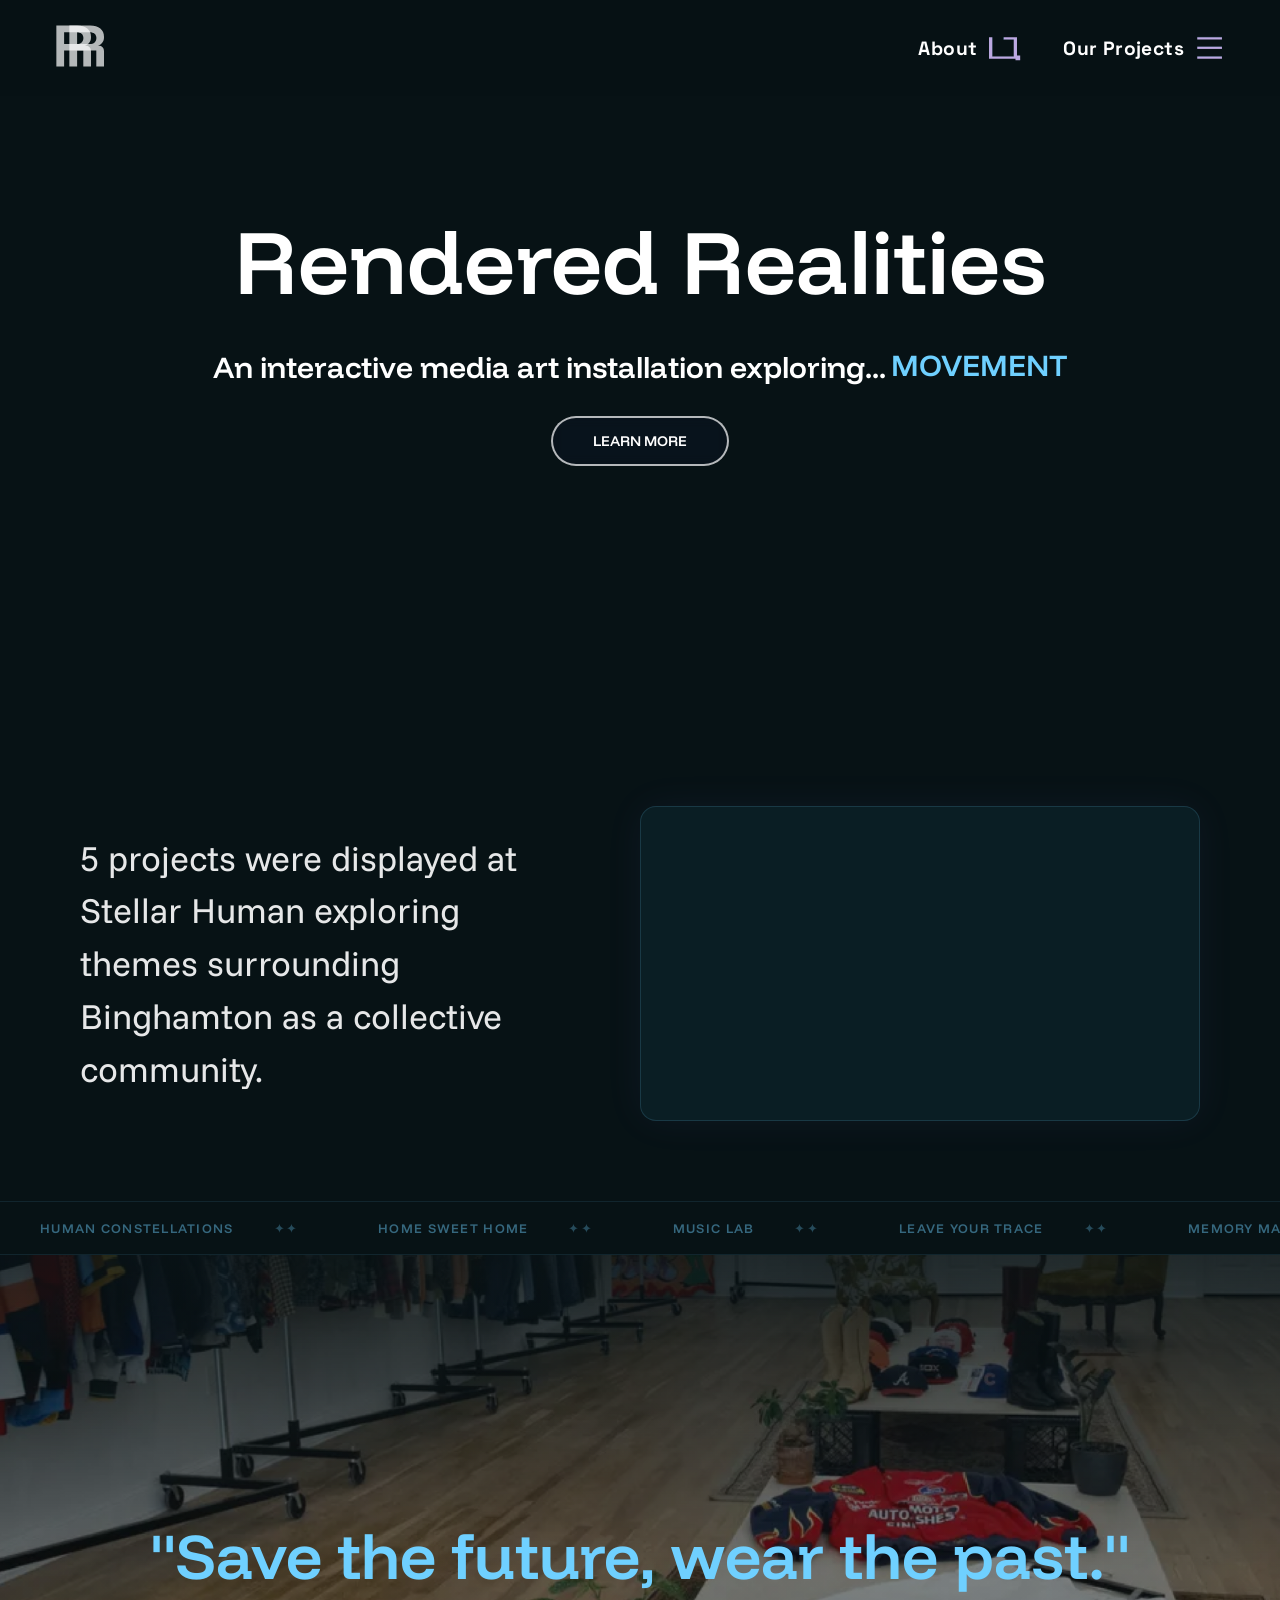
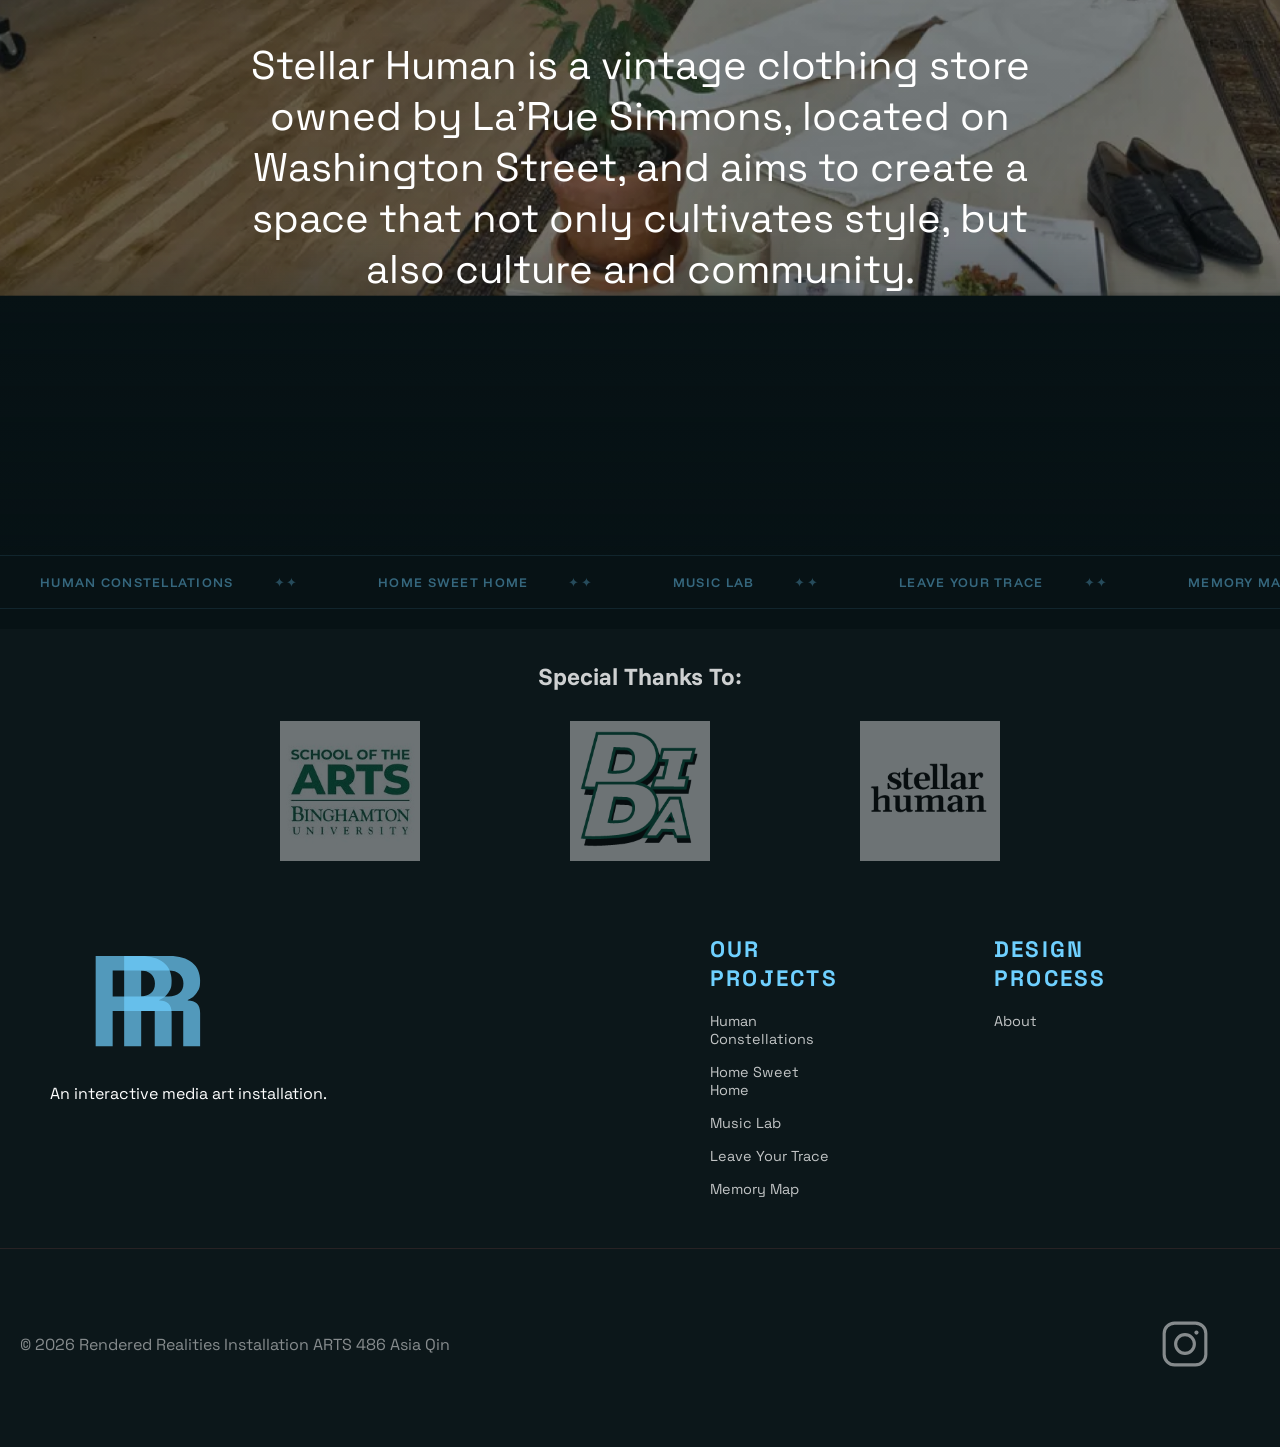
<file: index.html>
<!DOCTYPE html>
<html lang="en">
<head>
    <meta charset="UTF-8">
    <meta name="viewport" content="width=device-width, initial-scale=1.0">
    <link rel="stylesheet" href="css/main.css">
    <title>Rendered Realities | An Interactive Media Art Installation</title>
    <style>
    .stellar-wrap {
        position: relative;
        overflow: hidden;
        height: 100vh;          
        min-height: 560px;
}

    .stellar-img {
        position: absolute;
        inset: -20%;         
        background: url(images/Stellar-Human.png);
        background-size: cover;
        background-position: center;
        background-repeat: no-repeat;
        will-change: transform;
}

    .stellar-overlay {
        position: absolute;
        inset: 0;
        background:
            linear-gradient(to bottom,
                rgba(7,18,21,0.85) 0%,
                rgba(7,18,21,0.45) 35%,
                rgba(7,18,21,0.45) 65%,
                rgba(7,18,21,0.92) 100%
        );
                z-index: 1;
}

    .stellar-content {
        position: sticky;       
        top: 0;
        z-index: 2;
        height: 100vh;
        display: flex;
        flex-direction: column;
        justify-content: center;
        align-items: center;
        padding: 0 clamp(20px, 7vw, 120px);
}

    .stellar-content h1 {
        font-family: myFunnelDisplay;
        color: #6FD0FF;
        text-align: center;
        font-size: clamp(2rem, 5vw + 1rem, 4rem);
        opacity: 0;
        transform: translateY(40px);
        transition: opacity 0.9s cubic-bezier(0.76, 0, 0.24, 1),
                transform 0.9s cubic-bezier(0.76, 0, 0.24, 1);
}

    .stellar-content h1.is-visible {
        opacity: 1;
        transform: translateY(0);
}

    .stellar-content p {
        font-family: mySpace;
        color: white;
        text-align: center;
        font-size: clamp(1.2rem, 4vw + 0.5rem, 2.5rem);
        max-width: 800px;
        opacity: 0;
        transform: translateY(40px);
        transition: opacity 0.9s cubic-bezier(0.76, 0, 0.24, 1),
                transform 1.3s cubic-bezier(0.76, 0, 0.24, 1);
}

    .stellar-content p.is-visible {
        opacity: 1;
        transform: translateY(0);
}


    .ticker-band {
            overflow: hidden;
            background: transparent;
            border-top: 1px solid rgba(111,208,255,0.1);
            border-bottom: 1px solid rgba(111,208,255,0.1);
            padding: 18px 0;
        }

    .ticker-track {
        display: flex;
        gap: 0;
        width: max-content;
        animation: ticker 28s linear infinite;
        }

    .ticker-item {
        font-family: myFunnelDisplay;
        font-size: 0.8rem;
        letter-spacing: 0.1em;
        text-transform: uppercase;
        color: rgba(111,208,255,0.45);
        padding: 0 40px;
        white-space: nowrap;
        display: flex;
        align-items: center;
        gap: 40px;
        }

        .ticker-item::after {
            content: '✦✦';
            font-size: 0.8rem;
            color: rgba(111,208,255,0.3);
        }

        @keyframes ticker {
            from { transform: translateX(0); }
            to   { transform: translateX(-50%); }
        }</style>
</head>

<body>
      
    <header>
        <a href="index.html" class="nav">
            <img src="images/RR-Logo.svg" alt="Rendered Realities Logo" class="header-logo">
        </a>
        <nav>
            <a href="about/about.html" class="nav">
                About
                <img src="images/RR-About.svg" class="nav-icon" alt="About Icon">
            </a>
            <a href="our-projects/our-projects.html" class="nav">
                Our Projects
                <img src="images/RR-OurProjects.svg" class="nav-icon" alt="Our Projects Icon">
            </a>
        </nav>
    </header>

    <section class="hero">
        
       <video class="hero-video" autoplay muted loop playsinline>
            <source src="images/trial.mp4" type="video/mp4">
       </video>
        <h1>
            <span class="hero-word">Rendered</span>&nbsp;<span class="hero-word">Realities</span>
        </h1>
        
        
        <section class="animation-scroll">
            <div class="text-changer">
                <p class="intro-text" style="z-index: 0;">An interactive media art installation exploring...</p>
                <div class="roles-container">
                    <span class="role">MOVEMENT</span>
                    <span class="role">CREATIVITY</span>
                    <span class="role">COMMUNITY</span>
                    <span class="role">MEMORY</span>
                    <span class="role">INTERACTIVITY</span>
                    <span class="role">A THIRD SPACE</span>
                    <span class="role">MOVEMENT</span>
                </div>
            </div>
        
        </section>
        
        
            <div class="hero-cta">
            <a href="about/about.html">
                <button class="cta-btn">Learn More</button>
            </a>
        </div>
    </section>
      

    <div class="hero-sub-row">
        <p class="hero-sub">
          5 projects were displayed at  <span style="color: #6FD0FF;"></span>Stellar Human exploring themes surrounding Binghamton as a collective community.
        </p>
        <div class="hero-video-placeholder">
            <video
                class="hero-video-embed"
                src="images/rendered.mp4"
                autoplay
                muted
                loop
                playsinline
                aria-label="Installation preview video"
            ></video>
        </div>
    </div>

<div class="ticker-band">
        <div class="ticker-track">
            <span class="ticker-item">Human Constellations</span>
            <span class="ticker-item">Home Sweet Home</span>
            <span class="ticker-item">Music Lab</span>
            <span class="ticker-item">Leave Your Trace</span>
            <span class="ticker-item">Memory Map</span>
            <span class="ticker-item">Human Constellations</span>
            <span class="ticker-item">Home Sweet Home</span>
            <span class="ticker-item">Music Lab</span>
            <span class="ticker-item">Leave Your Trace</span>
            <span class="ticker-item">Memory Map</span>
        </div>
    </div>  
<div class="stellar-wrap">
    <div class="stellar-img"></div>
    <div class="stellar-overlay"></div>
    <div class="stellar-content">
        <h1>"Save the future, wear the past."</h1>
        <p style="margin-top: 5vh;">Stellar Human is a vintage clothing store owned by La'Rue Simmons, located on Washington Street, and aims to create a space that not only cultivates style, but also culture and community.</p>
    </div>
</div>
 <div class="ticker-band">
        <div class="ticker-track">
            <span class="ticker-item">Human Constellations</span>
            <span class="ticker-item">Home Sweet Home</span>
            <span class="ticker-item">Music Lab</span>
            <span class="ticker-item">Leave Your Trace</span>
            <span class="ticker-item">Memory Map</span>
            <span class="ticker-item">Human Constellations</span>
            <span class="ticker-item">Home Sweet Home</span>
            <span class="ticker-item">Music Lab</span>
            <span class="ticker-item">Leave Your Trace</span>
            <span class="ticker-item">Memory Map</span>
        </div>
    </div>         

 
    <footer>
           <div class="locations-info">
            <h2>Special Thanks To:</h2>
            <div class="logo-grid">
                <a href="https://www.binghamton.edu/art/" target="_blank">
                    <img src="images/Soar-Logo.jpg" alt="SOTA Logo">
                </a>
                <a href="https://www.binghamton.edu/academics/programs/digital-and-data-studies/" target="_blank">
                    <img src="images/DiDa.png" alt="DiDa Logo">
                </a>
                <a href="https://www.stlrhmn.com/" target="_blank">
                    <img src="images/SH-logo.png" alt="SH Logo">
                </a>
            </div>
        </div>


        <div class="footer-inner">
            <div class="footer-brand">
                <img src="images/RR-Logo-Blue.svg" alt="Rendered Realities Logo Blue" class="footer-logo">
                <p>An interactive media art installation.</p>
            </div>
            <div class="footer-links">
                <div class="footer-col">
                    <h4>Our projects</h4>
                    <a href="human-constellations/human-constellations.html">Human Constellations</a>
                    <a href="home-sweet-home/home-sweet-home.html">Home Sweet Home</a>
                    <a href="music-lab/music-lab.html">Music Lab</a>
                    <a href="leave-your-trace/leave-your-trace.html/">Leave Your Trace</a>
                    <a href="memory-map/memory-map.html">Memory Map</a>
                </div>
                <div class="footer-col">
                    <h4>Design Process</h4>
                    <a href="about/about.html">About</a>
                </div>
            </div>
        </div>

    

        <div class="footer-bottom">
            <p>© 2026 Rendered Realities Installation ARTS 486 Asia Qin</p>
            <div class="footer-socials">
                <a href="https://www.instagram.com/stellar.human/" aria-label="Instagram" target="_blank">
                    <svg viewBox="0 0 24 24" fill="none" stroke="currentColor" stroke-width="1.5">
                        <rect x="2" y="2" width="20" height="20" rx="5"/>
                        <circle cx="12" cy="12" r="4.5"/>
                        <circle cx="17.5" cy="6.5" r="1" fill="currentColor" stroke="none"/>
                    </svg>
                </a>
            </div>
        </div>
    </footer>

    <script>
        
const stellarImg = document.querySelector('.stellar-img');
const stellarWrap = document.querySelector('.stellar-wrap');

window.addEventListener('scroll', () => {
    const rect = stellarWrap.getBoundingClientRect();
    const scrolled = -rect.top;                         
    const parallaxSpeed = 0.35;                         
    stellarImg.style.transform = `translateY(${scrolled * parallaxSpeed}px)`;
}, { passive: true });

// Fade in text on enter
const observer = new IntersectionObserver((entries) => {
    entries.forEach(entry => {
        if (entry.isIntersecting) {
            entry.target.classList.add('is-visible');
        }
    });
}, { threshold: 0.2 });

document.querySelectorAll('.hero-sub').forEach(el => observer.observe(el));
document.querySelectorAll('.stellar-content h1').forEach(el => observer.observe(el));
document.querySelectorAll('.stellar-content p').forEach(el => observer.observe(el));
    </script>

</body>
</html>
</file>
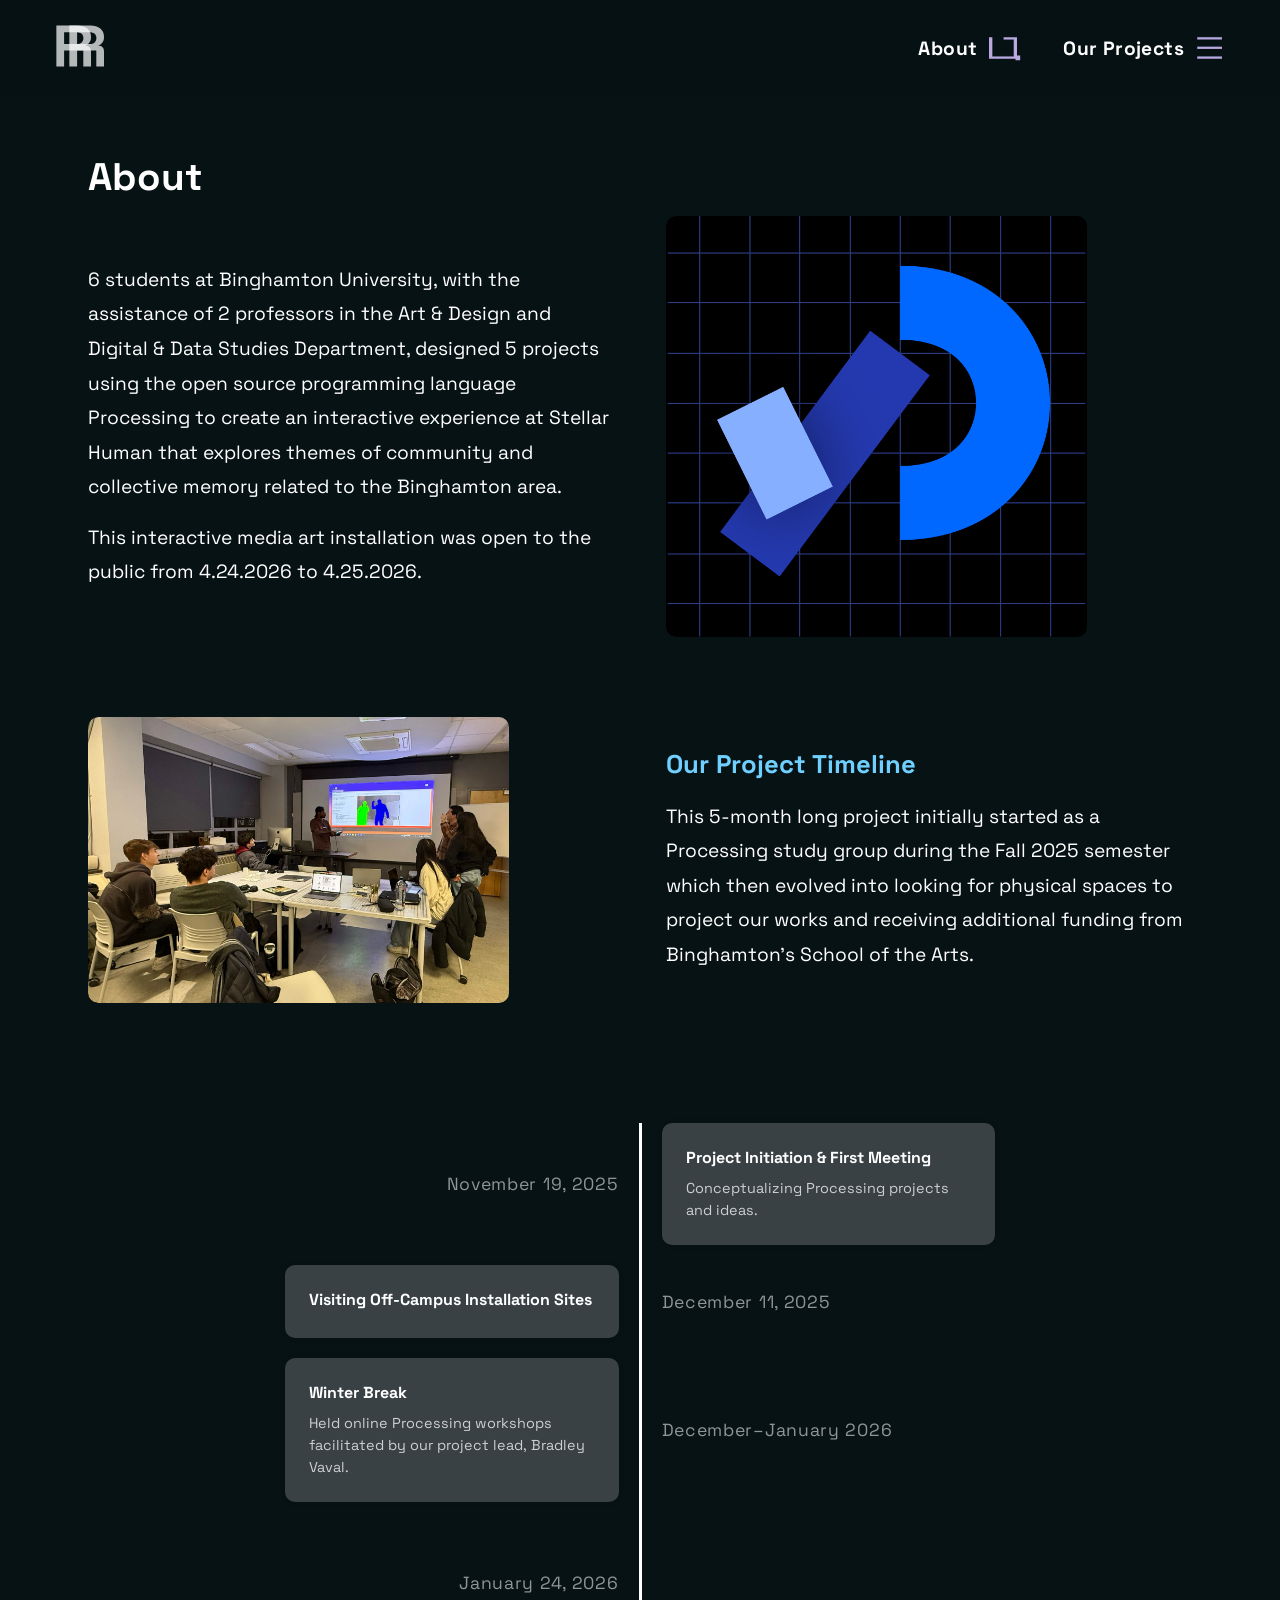
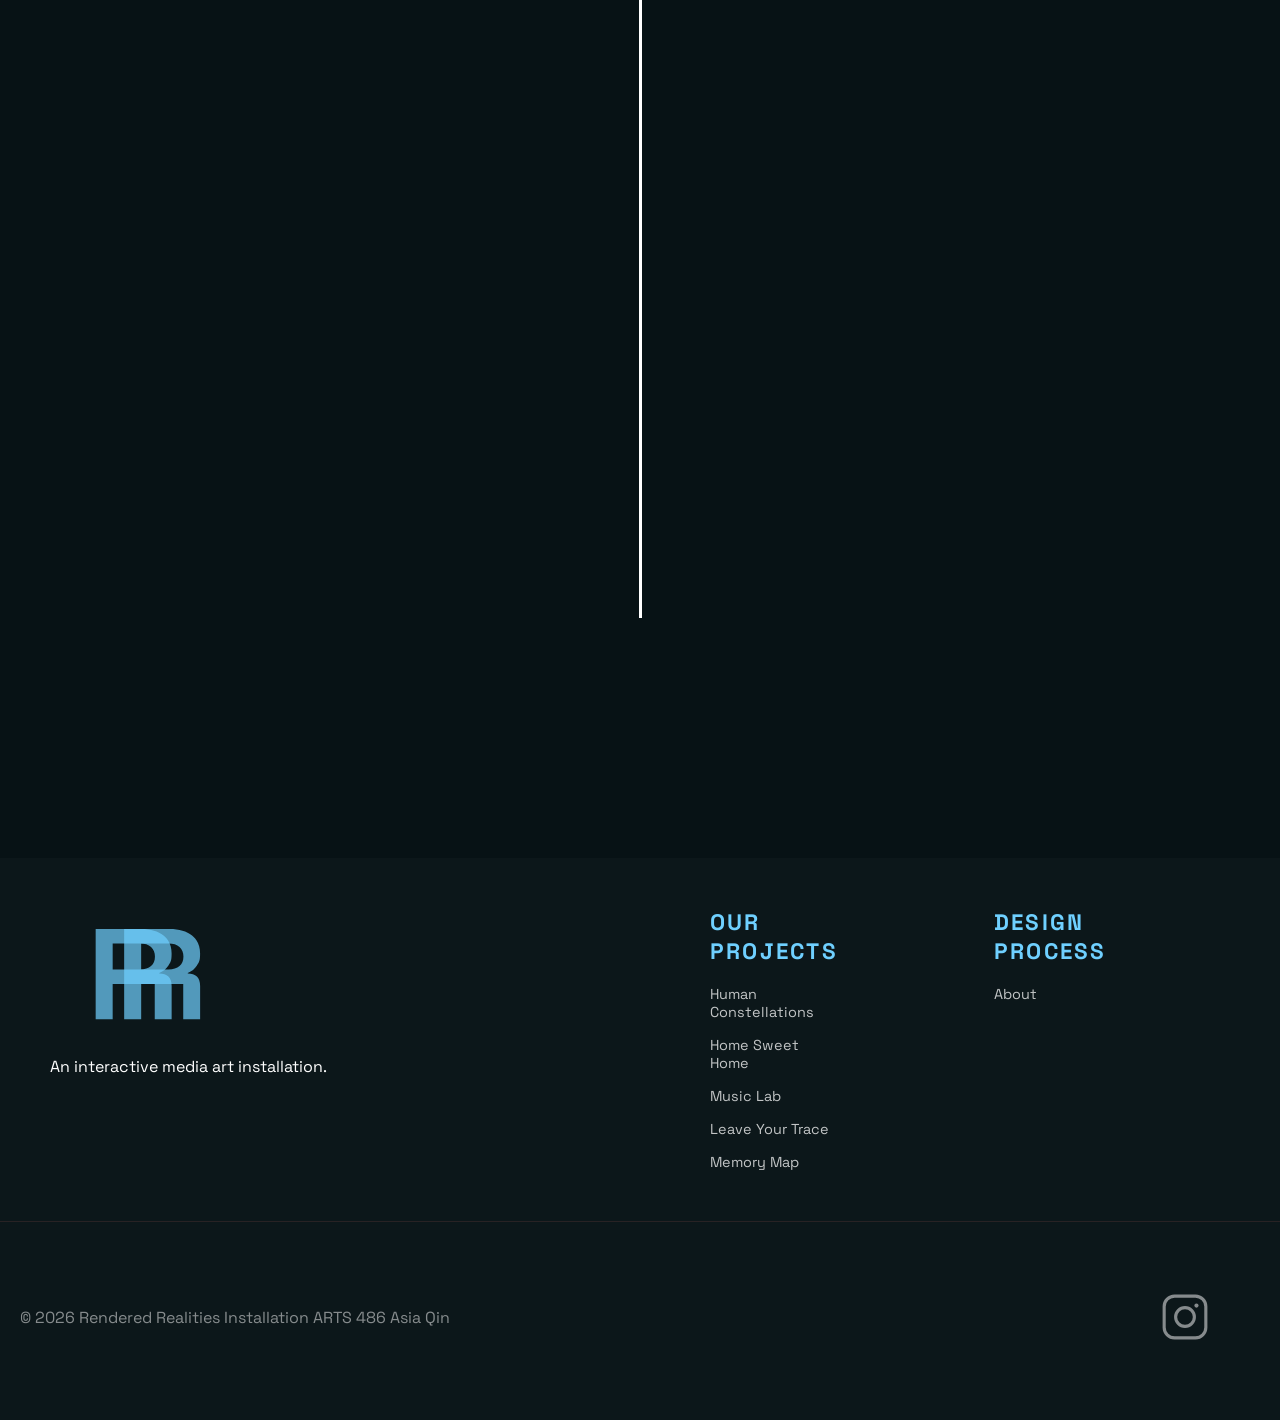
<file: about/about.html>
<!DOCTYPE html>
<html lang="en">
<head>
    <meta charset="UTF-8">
    <meta name="viewport" content="width=device-width, initial-scale=1.0">
    <link rel="stylesheet" href="../css/main.css">
    <title>Rendered Realities | About </title>
</head>
<body>
    <header>
         <a href="../index.html" class="nav">
            <img src="../images/RR-Logo.svg" alt="Rendered Realities Logo" class="header-logo">
        </a>
    
        <nav>
    <a href="about.html" class="nav">
        About
        <img src="../images/RR-About.svg" class="nav-icon" alt="About Icon">
    </a>

    <a href="../our-projects/our-projects.html" class="nav">
        Our Projects
        <img src="../images/RR-OurProjects.svg" class="nav-icon" alt="Our Projects Icon">
    </a>
</nav>

</header>
   <div class="page-content">

    <h1 class="page-title" data-animate="fade-left">About</h1>

    <div class="about-section flip">
        <div class="img-about" data-animate="fade-right">
            <img src="../images/Processing-Logo.png" alt="Processing Logo">
        </div>
        <div class="about-text" data-animate="fade-left">
            <p>6 students at Binghamton University, with the assistance of 2 professors in the Art & Design and Digital & Data Studies Department, designed 5 projects using the open source programming language Processing to create an interactive experience at Stellar Human that explores
                themes of community and collective memory related to the Binghamton area.</p>
            <p>This interactive media art installation was open to the public from 4.24.2026 to 4.25.2026.</p>
        </div>
    </div>

    <div class="about-section">
        <div class="img-about" data-animate="fade-left">
            <img src="../images/Study-Group.jpg" alt="Study Group">
        </div>
        <div class="about-text" data-animate="fade-right">
            <h2>Our Project Timeline</h2>
            <p>This 5-month long project initially started as a Processing study group during the Fall 2025 semester which then evolved into looking for physical spaces to project our works and receiving additional funding from Binghamton's School of the Arts.</p>
        </div>
    </div>

</div>

<div class="timeline">

    <div class="timeline__component timeline__date-cell">
        <div class="timeline__date timeline__date--right" data-animate="fade-up">November 19, 2025</div>
    </div>
    <div class="timeline__middle">
        <div class="timeline__point" data-animate="scale-in"></div>
    </div>
    <div class="timeline__component timeline__component--bg" data-animate="fade-up">
        <h2 class="timeline__title">Project Initiation & First Meeting</h2>
        <p class="timeline__paragraph">Conceptualizing Processing projects and ideas.</p>
    </div>

    <div class="timeline__component timeline__component--bg" data-animate="fade-up">
        <h2 class="timeline__title">Visiting Off-Campus Installation Sites</h2>
    </div>
    <div class="timeline__middle">
        <div class="timeline__point" data-animate="scale-in"></div>
    </div>
    <div class="timeline__component timeline__date-cell">
        <div class="timeline__date" data-animate="fade-up">December 11, 2025</div>
    </div>

    <div class="timeline__component timeline__component--bg" data-animate="fade-up">
        <h2 class="timeline__title">Winter Break</h2>
        <p class="timeline__paragraph">Held online Processing workshops facilitated by our project lead, Bradley Vaval.</p>
    </div>
    <div class="timeline__middle">
        <div class="timeline__point" data-animate="scale-in"></div>
    </div>
    <div class="timeline__component timeline__date-cell">
        <div class="timeline__date" data-animate="fade-up">December–January 2026</div>
    </div>

    <div class="timeline__component timeline__date-cell">
        <div class="timeline__date timeline__date--right" data-animate="fade-up">January 24, 2026</div>
    </div>
    <div class="timeline__middle">
        <div class="timeline__point" data-animate="scale-in"></div>
    </div>
    <div class="timeline__component timeline__component--bg" data-animate="fade-up">
        <h2 class="timeline__title">Initial Project Proposals</h2>
        <p class="timeline__paragraph">Students shared ideas of project ideas with themes exploring community.</p>
    </div>
     <div class="timeline__component timeline__date-cell">
        <div class="timeline__date timeline__date--right" data-animate="fade-up">March 21, 2026</div>
    </div>
    <div class="timeline__middle">
        <div class="timeline__point" data-animate="scale-in"></div>
    </div>
    <div class="timeline__component timeline__component--bg" data-animate="fade-up">
        <h2 class="timeline__title">Microcontroller Arduino-Style Workshop</h2>
        <p class="timeline__paragraph">An on-campus workshop was held for students to assemble an electronic sound generator.</p>
    </div>

    <div class="timeline__component timeline__component--bg" data-animate="fade-up">
        <h2 class="timeline__title">Project Development</h2>
        <p class="timeline__paragraph">Solidified and developed 5 project ideas, held bi-weekly progress presentations to receive feedback.</p>
    </div>
    <div class="timeline__middle">
        <div class="timeline__point" data-animate="scale-in"></div>
    </div>
    
    <div class="timeline__component timeline__date-cell">
        <div class="timeline__date" data-animate="fade-up">January–April 2026</div>
    </div>

    <div class="timeline__component timeline__component--bottom timeline__component--bg" data-animate="fade-up">
        <h2 class="timeline__title">Gallery Opening</h2>
        <p class="timeline__paragraph">Setting up and additional troubleshooting.</p>
    </div>
    <div class="timeline__middle">
        <div class="timeline__point" data-animate="scale-in"></div>
    </div>
    <div class="timeline__component timeline__component--bottom timeline__date-cell">
        <div class="timeline__date" data-animate="fade-up">April 24–25, 2026</div>
    </div>

    <div class="timeline__component timeline__component--bottom timeline__component--bg" data-animate="fade-up" style="margin-top: 10px;">
        <h2 class="timeline__title">Deinstalling & Cleanup</h2>
    </div>
    <div class="timeline__middle">
        <div class="timeline__point" data-animate="scale-in"></div>
    </div>
    <div class="timeline__component timeline__component--bottom timeline__date-cell" style="margin-top: 10px;">
        <div class="timeline__date" data-animate="fade-up">April 26, 2026</div>
    </div>

</div>

</div>
<footer>
    <div class="footer-inner">
        <div class="footer-brand">
            <img src="../images/RR-Logo-Blue.svg" alt="Rendered Realities Logo Blue" class="footer-logo ">
            <p>An interactive media art installation. </p>
        </div>

        <div class="footer-links">
            <div class="footer-col">
                <h4>Our projects</h4>
                <a href="../human-constellations/human-constellations.html">Human Constellations</a>
                <a href="../home-sweet-home/home-sweet-home.html">Home Sweet Home</a>

                <!-- WORK IN PROGRESS YO -->
                <a href="../products/products.html">Music Lab</a>
                <a href="../products/products.html">Leave Your Trace</a>
                <a href="../products/products.html">Memory Map</a>
            </div>
            <div class="footer-col">
                <h4>Design Process</h4>
                <a href="../about/about.html">About</a>
    
            </div>
        </div>
    </div>

    <div class="footer-bottom">
        <p>© 2026 Rendered Realities Installation ARTS 486 Asia Qin</p>
        <div class="footer-socials">
            <a href="https://www.instagram.com/stellar.human/" aria-label="Instagram" target="_blank">
                <svg viewBox="0 0 24 24" fill="none" stroke="currentColor" stroke-width="1.5"><rect x="2" y="2" width="20" height="20" rx="5"/><circle cx="12" cy="12" r="4.5"/><circle cx="17.5" cy="6.5" r="1" fill="currentColor" stroke="none"/></svg>
            </a>

        </div>
    </div>
    <script>
    const observer = new IntersectionObserver((entries) => {
        entries.forEach((entry, i) => {
            if (entry.isIntersecting) {
              
                const delay = entry.target.closest('.timeline') ? 
                    Array.from(document.querySelectorAll('[data-animate]'))
                        .filter(el => el.closest('.timeline'))
                        .indexOf(entry.target) * 80 : 0;

                setTimeout(() => {
                    entry.target.classList.add('is-visible');
                }, delay);

                observer.unobserve(entry.target);
            }
        });
    }, {
        threshold: 0.15,
        rootMargin: '0px 0px -40px 0px'
    });

    document.querySelectorAll('[data-animate]').forEach(el => observer.observe(el));
</script>
</footer>
</body>
</html>
</file>
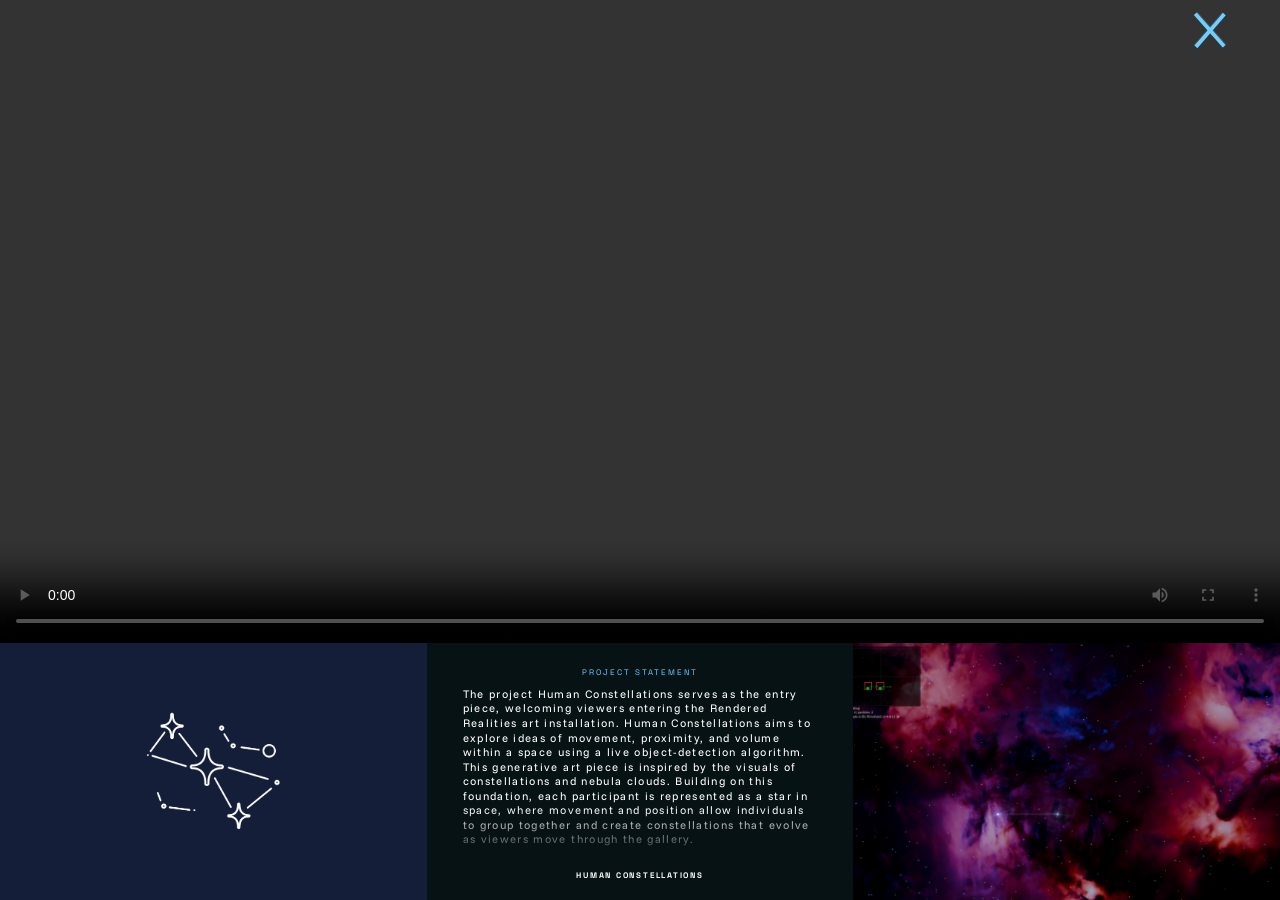
<file: human-constellations/human-constellations.html>
<!DOCTYPE html>
<html lang="en">
<head>
    <meta charset="UTF-8">
    <meta name="viewport" content="width=device-width, initial-scale=1.0">
    <title>Rendered Realities | Human Constellations</title>
    <style>
        @font-face {
            font-family: mySpace;
            src: url(../fonts/SpaceGrotesk-VariableFont_wght.ttf);
        }
        @font-face {
            font-family: myFunnel;
            src: url(../fonts/FunnelSans-VariableFont_wght.ttf);
        }
        @font-face {
            font-family: myFunnelDisplay;
            src: url(../fonts/FunnelDisplay-SemiBold.ttf);
        }

        html { scroll-behavior: smooth; }

        * {
            padding: 0;
            margin: 0;
            box-sizing: border-box;
        }

        body {
            background: rgba(7, 18, 21);
            height: 100vh;
            overflow: hidden;
            display: flex;
            flex-direction: column;
            font-family: myFunnel;
            position: relative;
        }

        header {
            display: grid;
            grid-template-columns: auto 1fr auto;
            align-items: center;
            padding: 10px 50px;
            position: absolute;
            top: 0;
            left: 0;
            right: 0;
            z-index: 10;
            background: transparent;
        }

        .header-logo {
            height: 60px;
            width: auto;
        }

        header nav {
            display: flex;
            align-items: center;
            justify-content: flex-end;
            gap: 40px;
            grid-column: 3;
        }

        header nav a {
            text-decoration: none;
            font-family: mySpace;
            color: #ffffff;
            font-size: 1.2rem;
            font-weight: 700;
            letter-spacing: 0.02em;
            transition: opacity 0.2s;
            display: inline-flex;
            align-items: center;
            gap: 6px;
        }

        header nav svg {
            width: 22px;
            height: 22px;
            fill: none;
            stroke-width: 1.5;
            flex-shrink: 0;
        }

        .nav-icon {
            width: 40px;
            height: 40px;
            flex-shrink: 0;
        }

        .nav {
            transition: opacity 0.2s, transform 1s, text-shadow 0.2s;
        }

        .nav:hover {
            opacity: 1;
            transform: translateY(-3px);
            text-shadow: 0 0 16px #3f3254;
        }

        .editorial-grid {
            display: grid;
            grid-template-columns: 1fr 1fr 1fr;
            grid-template-rows: 2.5fr 1fr;
            height: 100vh;
            width: 100%;
        }

        .cell-B { grid-column: 1 / 4; grid-row: 1; }
        .cell-A { grid-column: 1;     grid-row: 2; }
        .cell-D { grid-column: 2;     grid-row: 2; }
        .cell-C { grid-column: 3;     grid-row: 2; }

        .grid-cell {
            overflow: hidden;
            position: relative;
        }

        .cell-B video {
            width: 100%;
            height: 100%;
            object-fit: cover;
            display: block;
        }

        .media-placeholder {
            width: 100%;
            height: 100%;
            display: flex;
            flex-direction: column;
            align-items: center;
            justify-content: center;
            gap: 14px;
            color: #98a7d1;
            background: #151e38;
            transition: background 0.3s;
        }

        .media-placeholder:hover {
            background: #1c2848;
        }

        .media-placeholder img {
            width: 100%;
            height: 100%;
            object-fit: cover;
            display: block;
        }

        .cell-A .media-placeholder img {
            width: auto;
            height: 60%;
            object-fit: contain;
        }

        .placeholder-label {
            font-size: 0.75rem;
            letter-spacing: 0.18em;
            text-transform: uppercase;
            opacity: 0.5;
        }

        .text-card {
            width: 100%;
            height: 100%;
            display: flex;
            flex-direction: column;
            align-items: center;
            padding: 24px 36px 20px;
            text-align: center;
            overflow: hidden;
        }

        .text-card-body {
            overflow-y: auto;
            flex: 1;
            width: 100%;
            min-height: 0;
            mask-image: linear-gradient(to bottom, black 70%, transparent 100%);
         
            scrollbar-width: thin;
            scrollbar-color: #4d4d4d transparent;
        }


   

        .text-card .eyebrow {
            font-family: mySpace, sans-serif;
            font-size: 0.5rem;
            letter-spacing: 0.25em;
            text-transform: uppercase;
            color: #6FD0FF;
            margin-bottom: 10px;
        }

        .text-card .quote {
            font-family: myFunnel;
            font-size: 0.7rem;
            line-height: 1.3;
            text-align: left;
            letter-spacing: 0.12em;
            color: #ffffff;
            margin-bottom: 15px;
        }

        .text-card .divider {
            width: 32px;
            height: 10px;
     
          
        }

        .text-card .project-title {
            font-family: mySpace, sans-serif;
            font-size: 0.5rem;
            letter-spacing: 0.22em;
            text-transform: uppercase;
            color: #ffffff;
            font-weight: 700;
        }

       
        @media (max-width: 1024px) {
            .editorial-grid {
                grid-template-columns: 1fr 1fr 1fr;
                grid-template-rows: 2.5fr 1fr;
            }
            .cell-B { grid-column: 1 / 4; grid-row: 1; }
            .cell-A { grid-column: 1;     grid-row: 2; }
            .cell-D { grid-column: 2;     grid-row: 2; }
            .cell-C { grid-column: 3;     grid-row: 2; }
        }

  
        @media (max-width: 600px) {
            body {
                height: auto;
                overflow: auto;
            }

            header {
                padding: 10px 16px;
            }

            header nav {
                gap: 16px;
            }

            header nav a {
                font-size: 0.9rem;
            }

            .editorial-grid {
                grid-template-columns: 1fr 1fr;
                grid-template-rows: auto auto auto;
                height: auto;
            }

            .cell-B { grid-column: 1 / 3; grid-row: 1; min-height: 50vw; }
            .cell-A { grid-column: 1;     grid-row: 2; aspect-ratio: 1; height: auto; }
            .cell-C { grid-column: 2;     grid-row: 2; aspect-ratio: 1; height: auto; }
            .cell-D { grid-column: 1 / 3; grid-row: 3; min-height: 180px; }

            .text-card {
                padding: 24px 20px;
            }

            .text-card .quote {
                font-size: 0.85rem;
            }
        }
    </style>
</head>
<body>

    <header>
    
        <nav>
            <a href="../our-projects/our-projects.html" class="nav">
                <img src="../images/RR-X.svg" class="nav-icon" alt="Our Projects Icon">
            </a>
        </nav>
    </header>

    <div class="editorial-grid">

        <div class="grid-cell cell-B">
            <video controls autoplay>
                <source src="../human-constellations-assets/human-constellations.mp4" type="video/mp4">
            </video>
        </div>

        <div class="grid-cell cell-A">
            <div class="media-placeholder">
                <img src="../human-constellations-assets/Human-Constellations.png" alt="Human Constellations Icon">
            </div>
        </div>

        <div class="grid-cell cell-D">
            <div class="text-card">
                <p class="eyebrow">Project Statement</p>
                <div class="text-card-body">
                    <p class="quote">
                        The project Human Constellations serves as the entry piece, welcoming viewers entering the Rendered Realities art installation. Human Constellations aims to explore ideas of movement, proximity, and volume within a space using a live object-detection algorithm. This generative art piece is inspired by the visuals of constellations and nebula clouds. Building on this foundation, each participant is represented as a star in space, where movement and position allow individuals to group together and create constellations that evolve as viewers move through the gallery.
                    </p>
                </div>
                <div class="divider"></div>
                <p class="project-title">Human Constellations</p>
            </div>
        </div>

        <div class="grid-cell cell-C">
            <div class="media-placeholder">
                <img src="../human-constellations-assets/constellation-cam.png" alt="">
            </div>
        </div>

    </div>


</body>
</html>
</file>
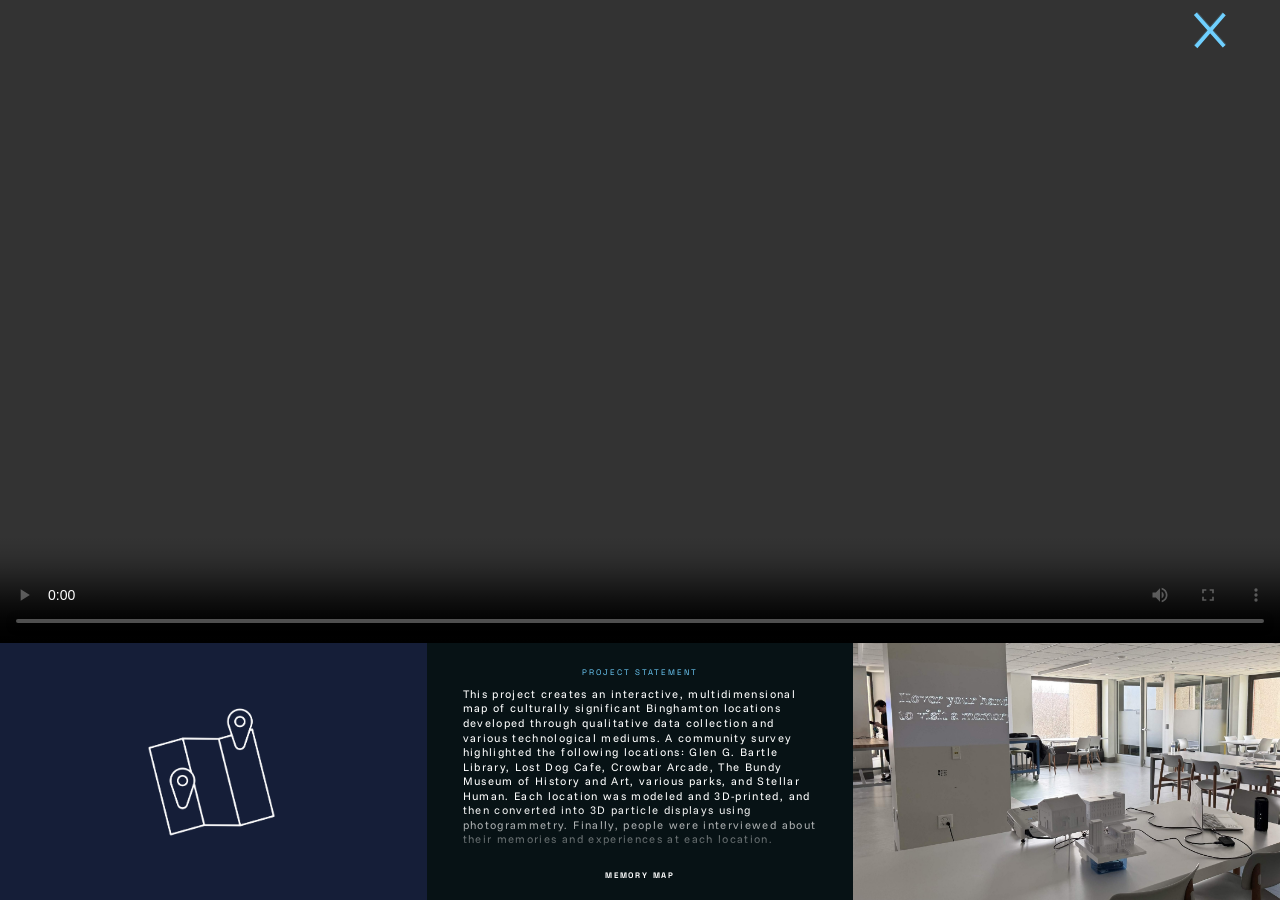
<file: memory-map/memory-map.html>
<!DOCTYPE html>
<html lang="en">
<head>
    <meta charset="UTF-8">
    <meta name="viewport" content="width=device-width, initial-scale=1.0">
    <title>Rendered Realities | Memory Map</title>
    <style>
        @font-face {
            font-family: mySpace;
            src: url(../fonts/SpaceGrotesk-VariableFont_wght.ttf);
        }
        @font-face {
            font-family: myFunnel;
            src: url(../fonts/FunnelSans-VariableFont_wght.ttf);
        }
        @font-face {
            font-family: myFunnelDisplay;
            src: url(../fonts/FunnelDisplay-SemiBold.ttf);
        }

        html { scroll-behavior: smooth; }

        * {
            padding: 0;
            margin: 0;
            box-sizing: border-box;
        }

        body {
            background: rgba(7, 18, 21);
            height: 100vh;
            overflow: hidden;
            display: flex;
            flex-direction: column;
            font-family: myFunnel;
            position: relative;
        }

        header {
            display: grid;
            grid-template-columns: auto 1fr auto;
            align-items: center;
            padding: 10px 50px;
            position: absolute;
            top: 0;
            left: 0;
            right: 0;
            z-index: 10;
            background: transparent;
        }

        .header-logo {
            height: 60px;
            width: auto;
        }

        header nav {
            display: flex;
            align-items: center;
            justify-content: flex-end;
            gap: 40px;
            grid-column: 3;
        }

        header nav a {
            text-decoration: none;
            font-family: mySpace;
            color: #ffffff;
            font-size: 1.2rem;
            font-weight: 700;
            letter-spacing: 0.02em;
            transition: opacity 0.2s;
            display: inline-flex;
            align-items: center;
            gap: 6px;
        }

        header nav svg {
            width: 22px;
            height: 22px;
            fill: none;
            stroke-width: 1.5;
            flex-shrink: 0;
        }

        .nav-icon {
            width: 40px;
            height: 40px;
            flex-shrink: 0;
        }

        .nav {
            transition: opacity 0.2s, transform 1s, text-shadow 0.2s;
        }

        .nav:hover {
            opacity: 1;
            transform: translateY(-3px);
            text-shadow: 0 0 16px #3f3254;
        }

        .editorial-grid {
            display: grid;
            grid-template-columns: 1fr 1fr 1fr;
            grid-template-rows: 2.5fr 1fr;
            height: 100vh;
            width: 100%;
        }

        .cell-B { grid-column: 1 / 4; grid-row: 1; }
        .cell-A { grid-column: 1;     grid-row: 2; }
        .cell-D { grid-column: 2;     grid-row: 2; }
        .cell-C { grid-column: 3;     grid-row: 2; }

        .grid-cell {
            overflow: hidden;
            position: relative;
        }

        .cell-B video {
            width: 100%;
            height: 100%;
            object-fit: cover;
            display: block;
        }

        .media-placeholder {
            width: 100%;
            height: 100%;
            display: flex;
            flex-direction: column;
            align-items: center;
            justify-content: center;
            gap: 14px;
            color: #98a7d1;
            background: #151e38;
            transition: background 0.3s;
        }

        .media-placeholder:hover {
            background: #1c2848;
        }

        .media-placeholder img {
            width: 100%;
            height: 100%;
            object-fit: cover;
            display: block;
        }

        .cell-A .media-placeholder img {
            width: auto;
            height: 60%;
            object-fit: contain;
        }

        .placeholder-label {
            font-size: 0.75rem;
            letter-spacing: 0.18em;
            text-transform: uppercase;
            opacity: 0.5;
        }

        .text-card {
            width: 100%;
            height: 100%;
            display: flex;
            flex-direction: column;
            align-items: center;
            padding: 24px 36px 20px;
            text-align: center;
            overflow: hidden;
        }

        .text-card-body {
            overflow-y: auto;
            flex: 1;
            width: 100%;
            min-height: 0;
            mask-image: linear-gradient(to bottom, black 70%, transparent 100%);
         
            scrollbar-width: thin;
            scrollbar-color: #4d4d4d transparent;
        }


   

        .text-card .eyebrow {
            font-family: mySpace, sans-serif;
            font-size: 0.5rem;
            letter-spacing: 0.25em;
            text-transform: uppercase;
            color: #6FD0FF;
            margin-bottom: 10px;
        }

        .text-card .quote {
            font-family: myFunnel;
            font-size: 0.7rem;
            line-height: 1.3;
            text-align: left;
            letter-spacing: 0.12em;
            color: #ffffff;
            margin-bottom: 15px;
        }

        .text-card .divider {
            width: 32px;
            height: 10px;
     
          
        }

        .text-card .project-title {
            font-family: mySpace, sans-serif;
            font-size: 0.5rem;
            letter-spacing: 0.22em;
            text-transform: uppercase;
            color: #ffffff;
            font-weight: 700;
        }

       
        @media (max-width: 1024px) {
            .editorial-grid {
                grid-template-columns: 1fr 1fr 1fr;
                grid-template-rows: 2.5fr 1fr;
            }
            .cell-B { grid-column: 1 / 4; grid-row: 1; }
            .cell-A { grid-column: 1;     grid-row: 2; }
            .cell-D { grid-column: 2;     grid-row: 2; }
            .cell-C { grid-column: 3;     grid-row: 2; }
        }

  
        @media (max-width: 600px) {
            body {
                height: auto;
                overflow: auto;
            }

            header {
                padding: 10px 16px;
            }

            header nav {
                gap: 16px;
            }

            header nav a {
                font-size: 0.9rem;
            }

            .editorial-grid {
                grid-template-columns: 1fr 1fr;
                grid-template-rows: auto auto auto;
                height: auto;
            }

            .cell-B { grid-column: 1 / 3; grid-row: 1; min-height: 50vw; }
            .cell-A { grid-column: 1;     grid-row: 2; aspect-ratio: 1; height: auto; }
            .cell-C { grid-column: 2;     grid-row: 2; aspect-ratio: 1; height: auto; }
            .cell-D { grid-column: 1 / 3; grid-row: 3; min-height: 180px; }

            .text-card {
                padding: 24px 20px;
            }

            .text-card .quote {
                font-size: 0.85rem;
            }
        }
    </style>
</head>
<body>

    <header>
    
        <nav>
            <a href="../our-projects/our-projects.html" class="nav">
                <img src="../images/RR-X.svg" class="nav-icon" alt="Our Projects Icon">
            </a>
        </nav>
    </header>

    <div class="editorial-grid">

        <div class="grid-cell cell-B">
            <video controls autoplay>
                <source src="../memory-map-assets/Memory-Map_720p.mp4" type="video/mp4">
            </video>
        </div>

        <div class="grid-cell cell-A">
            <div class="media-placeholder">
                <img src="../memory-map-assets/Memory-Map.png" alt="Memory Map Icon">
            </div>
        </div>

        <div class="grid-cell cell-D">
            <div class="text-card">
                <p class="eyebrow">Project Statement</p>
                <div class="text-card-body">
                    <p class="quote">
                        This project creates an interactive, multidimensional map of culturally significant Binghamton locations developed through qualitative data collection and various technological mediums. A community survey highlighted the following locations: Glen G. Bartle Library, Lost Dog Cafe, Crowbar Arcade, The Bundy Museum of History and Art, various parks, and Stellar Human. Each location was modeled and 3D-printed, and then converted into 3D particle displays using photogrammetry. Finally, people were interviewed about their memories and experiences at each location. </div>
                <div class="divider"></div>
                <p class="project-title">Memory Map</p>
            </div>
        </div>

        <div class="grid-cell cell-C">
            <div class="media-placeholder">
                <img src="../memory-map-assets/memory-map-image.jpg" alt="">
            </div>
        </div>

    </div>


</body>
</html>
</file>
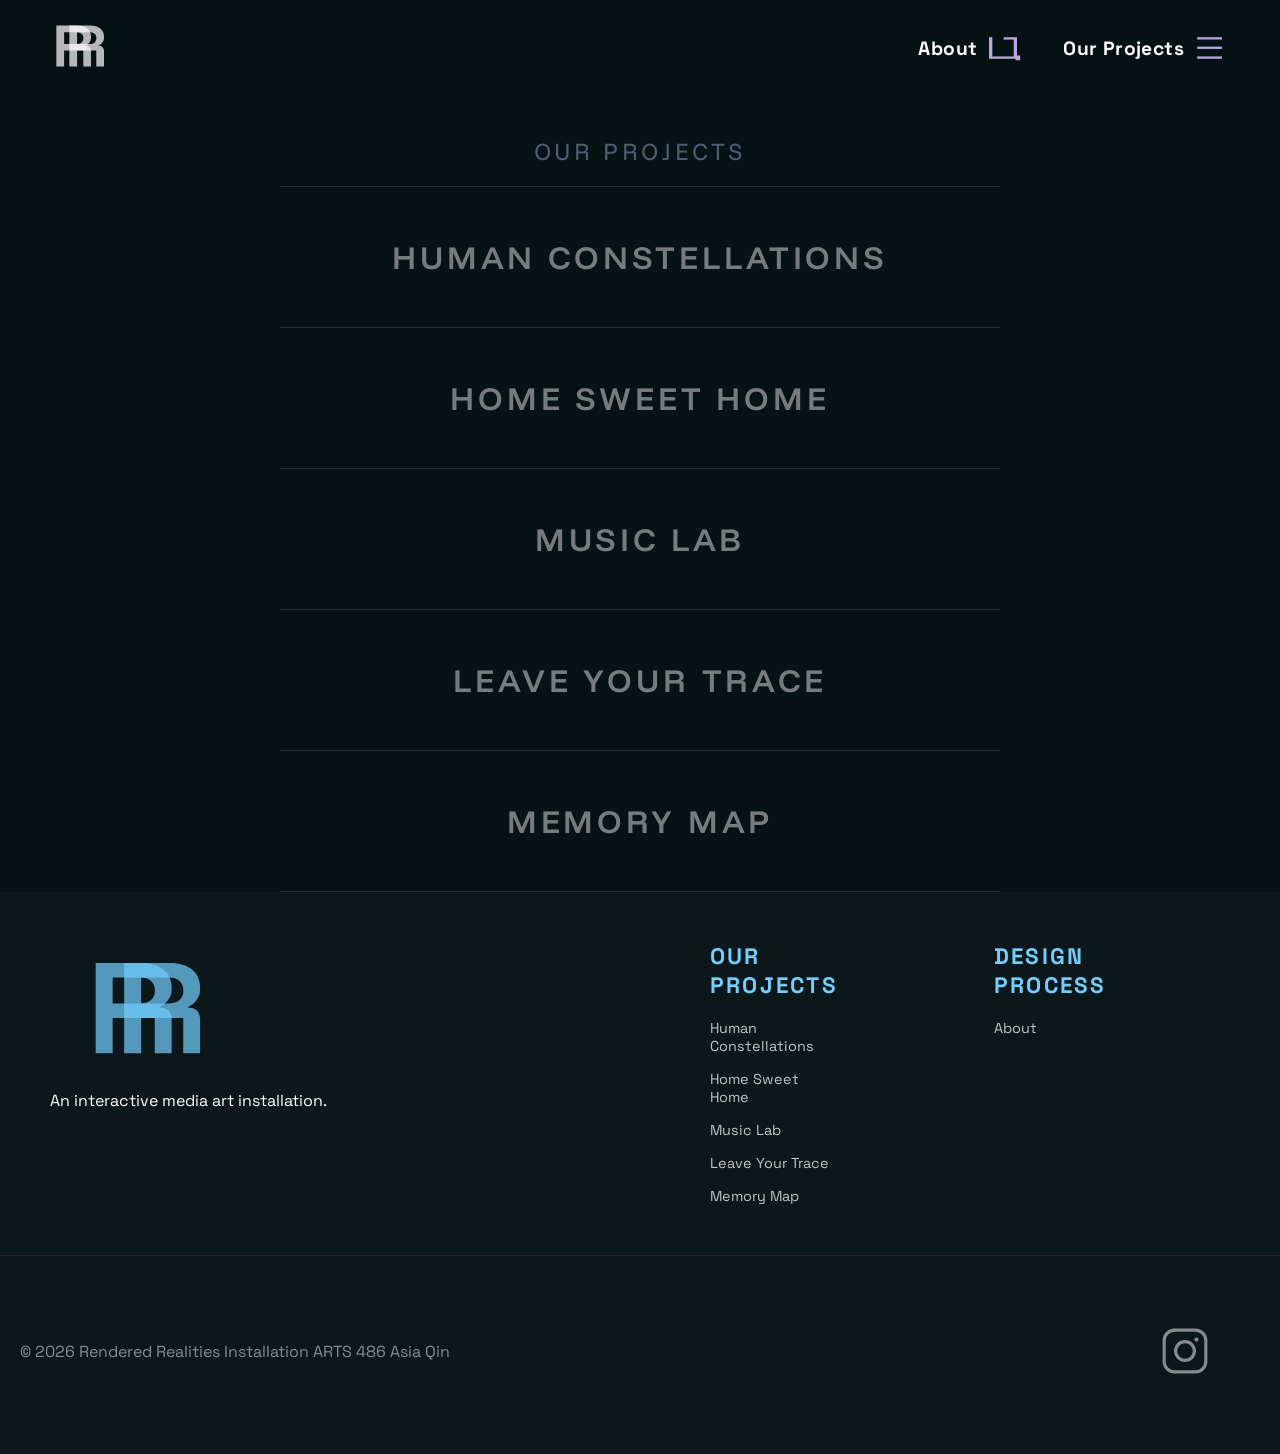
<file: our-projects/our-projects.html>
<!DOCTYPE html>
<html lang="en">
<head>
    <meta charset="UTF-8">
    <meta name="viewport" content="width=device-width, initial-scale=1.0">
    <link rel="stylesheet" href="../css/main.css">
    <title>Rendered Realities | Our Projects</title>
</head>
 <header>
         <a href="../index.html" class="nav">
            <img src="../images/RR-Logo.svg" alt="Rendered Realities Logo" class="header-logo">
        </a>
    
        <nav>
    <a href="../about/about.html" class="nav">
        About
        <img src="../images/RR-About.svg" class="nav-icon" alt="About Icon">
    </a>

    <a href="../our-projects/our-projects.html" class="nav">
        Our Projects
        <img src="../images/RR-OurProjects.svg" class="nav-icon" alt="Our Projects Icon">
    </a>
</nav>

    </header>
<body>
    <section class="project-menu">
  <p class="pm-label">Our Projects</p>
  <nav class="pm-list">

    <a class="pm-item" href="../human-constellations/human-constellations.html">
      <span class="pm-title">Human Constellations</span>
     
    </a>

    <a class="pm-item" href="../home-sweet-home/home-sweet-home.html">
      <span class="pm-title">Home Sweet Home</span>
     
    </a>

    <a class="pm-item" href="../music-lab/music-lab.html">
      <span class="pm-title">Music Lab</span>
      
    </a>

    <a class="pm-item" href="../leave-your-trace/leave-your-trace.html">
      <span class="pm-title">Leave Your Trace</span>
      
    </a>

    <a class="pm-item" href="../memory-map/memory-map.html">
      <span class="pm-title">Memory Map</span>
    
    </a>
  </nav>
</section>
<footer>
    <div class="footer-inner">
        <div class="footer-brand">
            <img src="../images/RR-Logo-Blue.svg" alt="Rendered Realities Logo Blue" class="footer-logo">
            <p>An interactive media art installation. </p>
        </div>

        <div class="footer-links">
            <div class="footer-col">
                <h4>Our projects</h4>
                <a href="../human-constellations/human-constellations.html">Human Constellations</a>
                <a href="../home-sweet-home/home-sweet-home.html">Home Sweet Home</a>
                <a href="../music-lab/music-lab.html">Music Lab</a>
                <a href="../leave-your-trace/leave-your-trace.html">Leave Your Trace</a>
                <a href="../memory-map/memory-map.html">Memory Map</a>
            </div>
            <div class="footer-col">
                <h4>Design Process</h4>
                <a href="../about/about.html">About</a>
            </div>
        </div>
    </div>

    <div class="footer-bottom">
        <p>© 2026 Rendered Realities Installation ARTS 486 Asia Qin</p>
        <div class="footer-socials">
            <a href="https://www.instagram.com/stellar.human/" aria-label="Instagram" target="_blank">
                <svg viewBox="0 0 24 24" fill="none" stroke="currentColor" stroke-width="1.5"><rect x="2" y="2" width="20" height="20" rx="5"/><circle cx="12" cy="12" r="4.5"/><circle cx="17.5" cy="6.5" r="1" fill="currentColor" stroke="none"/></svg>
            </a>

        </div>
    </div>
</footer>
<script>
    document.addEventListener('DOMContentLoaded', () => {
        // slight delay lets the browser paint first
        requestAnimationFrame(() => {
            document.querySelector('.project-menu').classList.add('is-visible');
        });
    });
</script>
</body>
</html>
</file>
<file: css/main.css>
@charset "UTF-8";

/* SETTING UP */
html { scroll-behavior: smooth; }

* {
    padding: 0;
    margin: 0;
    font: 100%;
    box-sizing: border-box;
    vertical-align: baseline;
}

@font-face {
    font-family: mySpace;
    src: url(../fonts/SpaceGrotesk-VariableFont_wght.ttf);
}

@font-face {
    font-family: myFunnel;
    src: url(../fonts/FunnelSans-VariableFont_wght.ttf);
}

@font-face {
    font-family: myFunnelDisplay;
    src: url(../fonts/FunnelDisplay-SemiBold.ttf);
}

body {
    background-color: #071215;
    min-height: 100vh;
}

/* LANDING START*/

.animation-scroll {
    display: flex;
    justify-content: center;
}

.text-changer {
    color: white;
    padding: 10px 10px 10px 60px;
    border-radius: 40px;
    display: flex;
    align-items: center;
    flex-wrap: wrap;
    font-family: myFunnelDisplay;
    font-weight: 500;
    font-size: 30px;
    gap: 0;
}

.intro-text {
    margin-top: 0px;
}

.roles-container {
    overflow: hidden;
    height: 1.3em;
    margin-left:5px;
    flex-shrink: 0;
}

.role {
    display: block;
    height: 1.3em;
    margin-left: 0px;
    color: #6FD0FF;
    line-height: 1.2em;
    animation: role-change 20s infinite;
    animation-timing-function: cubic-bezier(0.76, 0, 0.24, 1);
}

@keyframes role-change {
    0%   { transform: translateY(0%); }
    8%   { transform: translateY(-100%); }
    16%  { transform: translateY(-100%); }
    24%  { transform: translateY(-200%); }
    32%  { transform: translateY(-200%); }
    40%  { transform: translateY(-300%); }
    48%  { transform: translateY(-300%); }
    56%  { transform: translateY(-400%); }
    64%  { transform: translateY(-400%); }
    72%  { transform: translateY(-500%); }
    80%  { transform: translateY(-500%); }
    88%  { transform: translateY(-600%); }
    88.01% { transform: translateY(0%); }
    100% { transform: translateY(0%); }
}

/* LOGO LOCATIONS */

.locations-info {
    margin: 20px;
    text-align: center;
}


.locations-info h2 {
    font-family: myFunnel;
    color: rgb(255,255,255, 0.8);
    padding-top: 2rem;
}

.logo-grid {
    display: flex;
    justify-content: center;
    align-items: center;
    flex-wrap: wrap;
    gap: 150px;
    margin-top: 30px;
}

.logo-grid a {
    display: inline-block;
}

.logo-grid img {
    width: 140px;
    height: 140px;
    object-fit: contain;
    transition: transform 0.2s ease;
    opacity: 0.4;
}

.logo-grid img:hover {
    transform: scale(1.1);
    opacity: 0.8;
}

/* HEADER START */

header {
    display: grid;
    grid-template-columns: auto 1fr auto;
    align-items: center;
    padding: 16px 50px;
    position: sticky;
    top: 0;
    z-index: 10;
    background: rgba(7, 18, 21, 0.8);
    backdrop-filter: blur(8px);
    
}

.header-logo {
    height: 60px;
    width: auto;
}

header nav {
    display: flex;
    align-items: center;
    justify-content: flex-end;
    gap: 40px;
    grid-column: 3;
}

header nav a {
    text-decoration: none;
    font-family: mySpace;
    color: #ffffff;
    font-size: 1.2rem;
    font-weight: 700;
    letter-spacing: 0.02em;
    transition: opacity 0.2s;
    display: inline-flex;
    align-items: center;
    gap: 6px;
}

header nav svg {
    width: 22px;
    height: 22px;
    fill: none;
    stroke-width: 1.5;
    flex-shrink: 0;
}

.nav-icon {
    width: 40px;
    height: 40px;
    flex-shrink: 0;
}

.nav {
    transition: opacity 0.2s, transform 1s, text-shadow 0.2s;
}

.nav:hover {
    opacity: 1;
    transform: translateY(-3px);
    text-shadow: 0 0 16px #3f3254;
}

/* HERO START */

.hero {
    position: relative;
    height: 70svh;
    overflow: hidden;
    background-color: #071215;
}

.hero-video {
    position: static;
    inset: 0;
    height: 70vh;
    width: 100%;
    object-fit: none;
    z-index: 0;
}

.hero-word {
    display: inline-block;
    opacity: 0;
    transform: translateY(30px);
    animation: hero-word-in 0.9s cubic-bezier(0.76, 0, 0.24, 1) forwards;
}

.hero-word:nth-child(1) { animation-delay: 0.2s; }
.hero-word:nth-child(2) { animation-delay: 0.6s; }

@keyframes hero-word-in {
    to {
        opacity: 1;
        transform: translateY(0);
    }
}
.hero-video {
    position: absolute;
    top: 0;
    left: 0;
    width: 100%;
    height: 100%;
    object-fit: cover;
    
}

.subhero button {
    background: #292A76;
    color: #ffffff;
    border: none;
    padding: 12px 28px;
    border-radius: 100px;
    font-size: 0.5rem;
    letter-spacing: 0.03em;
    cursor: pointer;
    transition: background 0.2s, transform 0.15s;
}

.hero-cta {
    display: flex;
    justify-content: center;
    align-items: center;
    padding: 20px;
}

.cta-btn {
    background: transparent;
    color: #ffffff;
    border: 2px solid rgba(255, 255, 255, 0.7);
    padding: 14px 40px;
    border-radius: 100px;
    font-family: myFunnelDisplay;
    font-size: 0.9rem;
    text-transform: uppercase;
    cursor: pointer;
    backdrop-filter: blur(6px);
    background: rgba(15, 23, 49, 0.3);
    transition: background 0.3s, border-color 0.3s, text-shadow 0.3s, transform 0.2s;
    white-space: nowrap;
}

.cta-btn:hover {
    background: rgba(111, 208, 255, 0.15);
    border-color: #ffffff;
    color: #6FD0FF;
    transform: translateY(-2px);
}

.hero h1 {
    font-family: myFunnelDisplay;
    color: white;
    height: auto;
    padding: 12vh 20px 20px;
    display: flex;
    font-size: 90px;
    justify-content: center;
    align-items: center;
    text-align: center;
}

.hero-sub {
    font-family: myFunnel;
    font-size: clamp(1rem, 4vw + 1rem, 2.2rem);
    color: rgba(255, 255, 255, 0.9);
    text-align: left;
    max-width: 850px;
    margin: 60px 100px;
    line-height: 1.5;
    opacity: 0;
    transform: translateY(30px);
    transition: opacity 0.9s cubic-bezier(0.76, 0, 0.24, 1),
                transform 0.9s cubic-bezier(0.76, 0, 0.24, 1);
}

.hero-sub.is-visible {
    opacity: 1;
    transform: translateY(0);
}

/* HERO SUB ROW START */

.hero-sub-row {
    display: flex;
    align-items: center;
    gap: 60px;
    margin: 80px 80px;
    justify-content: center
}

.hero-sub-row .hero-sub {
    margin: 0;
    flex: 1 1 0;
}

.hero-video-placeholder {
    flex: 0 0 560px;
    position: relative;
    border-radius: 16px;
    overflow: hidden;
    aspect-ratio: 16 / 9;
    background: #0a1e24;
    border: 1px solid rgba(111, 208, 255, 0.15);
    box-shadow: 0 0 40px rgba(161, 111, 255, 0.06);
}

.hero-video-embed {
    position: absolute;
    inset: 0;
    width: 100%;
    height: 100%;
    object-fit: cover;
    border-radius: 16px;
}


/* FOOTER START */

footer {
    /* background-color: #01081d; */
    background: rgba(255, 255, 255, 0.02);
    color: #ffffff;
}

.footer-inner {
    font-family: mySpace;
    display: grid;
    grid-template-columns: 2.5fr 2fr;
    gap: 10px;
    padding:50px 50px;
    border-bottom: 0.5px solid rgba(203, 96, 96, 0.15);
}

.footer-brand {
    display: flex;
    flex-direction: column;
    gap: 16px;
}

.footer-logo {
    height: 50%;
    width: 30%;
}

.footer-links {
    display: grid;
    grid-template-columns: repeat(3, 1fr);
    gap: 30%;
}

.footer-col {
    display: flex;
    flex-direction: column;
    gap: 15px;
}

.footer-col h4 {
    font-family: mySpace;
    font-size: 1.4rem;
    letter-spacing: 0.1em;
    text-transform: uppercase;
    color: #6FD0FF;
    margin-bottom: 4px;
}

.footer-col a {
    font-family: mySpace;
    text-decoration: none;
    font-size: 0.9rem;
    color: rgba(255, 255, 255, 0.75);
    transition: color 0.2s;
}

.footer-col a:hover {
    color: #ffffff;
}

.footer-bottom {
    display: flex;
    align-items: center;
    justify-content: space-between;
    padding: 20px 20px 28px;
}

.footer-bottom p {
    font-size: 1rem;
    font-family: mySpace;
    color: rgba(255, 255, 255, 0.5);
}

.footer-socials {
    display: flex;
    gap: 16px;
    padding:50px;
}

.footer-socials a {
    color: rgba(255, 255, 255, 0.5);
    transition: color 0.2s;
    display: flex;
    align-items: center;
}

.footer-socials a:hover {
    color: #ffffff;
}

.footer-socials svg {
    width: 50px;
    height: 50px;
}

/* ABOUT START */

.page-content {
    max-width: 1200px;
    margin: 0 auto;
    padding: 56px 48px 40px;
}

.page-title {
    font-family: mySpace;
    font-size: 2.4rem;
    color: #ffffff;
    margin-bottom: 15px;
}

.about-section {
    display: grid;
    grid-template-columns: 1fr 1fr;
    gap: 52px;
    align-items: center;
    margin-bottom: 80px;
}

.about-section.flip {
    direction: rtl;
}

.about-section.flip > * {
    direction: ltr;
}

.img-about {
    width: 100%;
    border-radius: 10px;
    overflow: hidden;
    flex-shrink: 0;
}

.img-about img {
    width: 80%;
    height: 80%;
    object-fit: contain;
    display: block;
    border-radius: 10px;
    margin-left: 0;
}

.about-text h2 {
    font-family: mySpace;
    font-size: 1.6rem;
    color: #6FD0FF;
    margin-bottom: 20px;
    line-height: 1.25;
}

.about-text p {
    font-family: mySpace;
    font-size: 1.2rem;
    line-height: 1.8;
    color: #ffffff;
    margin-bottom: 16px;
}

.about-text p:last-child { margin-bottom: 0; }

.contact-wrapper {
    max-width: 1000px;
    margin: 0 auto;
    padding: 56px 48px 100px;
}

/*TIMELINE*/

.timeline {
    margin: 0 auto;
    max-width: 750px;
    padding-bottom: 240px;
    display: grid;
    grid-template-columns: 1fr 3px 1fr;
    font-family: mySpace;
    color: #ffffff;
    row-gap: 0;
}

.timeline__component {
    margin: 0 20px 20px 20px;
    display: flex;
    flex-direction: column;
    justify-content: center;
}

.timeline__component--bg {
    padding: 1.5em;
    background: rgba(255, 255, 255, 0.2);
    box-shadow: 0 0 5px rgba(0, 0, 0, 0.2);
    border-radius: 10px;
}

.timeline__component--bottom {
    margin-bottom: 0;
}

.timeline__middle {
    position: relative;
    background: #ffffff;
}


.timeline__date {
    font-size: 1.1rem;
    color: rgba(255, 255, 255, 0.55);
    letter-spacing: 0.04em;
}

.timeline__date--right {
    text-align: right;
}

.timeline__title {
    margin: 0 0 4px;
    font-size: 1em;
    font-weight: bold;
}

.timeline__paragraph {
    line-height: 1.5;
    font-size: 0.9rem;
    color: rgba(255, 255, 255, 0.75);
    margin-top: 6px;
}

/*SCROLL ANIMATE*/

[data-animate] {
    opacity: 0;
    transition: opacity 0.7s ease, transform 0.7s ease;
}

[data-animate="fade-left"] {
    transform: translateX(-50px);
}

[data-animate="fade-right"] {
    transform: translateX(50px);
}

[data-animate="scale-in"] {
    transform: scale(0);
}

[data-animate].is-visible {
    opacity: 1;
    transform: translateY(0) translateX(0) scale(1);
}

/*PROJECTS OVERLAY -_-*/

.projects-overlay {
    position: fixed;
    inset: 0;
    background: #0a0e1f;
    z-index: 5;
    display: flex;
    flex-direction: column;
    padding: 28px 60px 60px;
    opacity: 0;
    pointer-events: none;
    transition: opacity 0.4s ease;
}

.projects-overlay.is-open {
    opacity: 1;
    pointer-events: all;
}

.projects-overlay__top {
    display: flex;
    align-items: center;
    justify-content: space-between;
    border-bottom: 1px dotted #98a7d1;
    padding-bottom: 20px;
    margin-bottom: auto;
}

.projects-overlay__label {
    font-family: mySpace;
    font-size: 0.75rem;
    letter-spacing: 0.18em;
    color: #6FD0FF;
}

.projects-overlay__close {
    background: none;
    border: none;
    cursor: pointer;
    font-family: mySpace;
    font-size: 0.85rem;
    letter-spacing: 0.14em;
    color: #ffffff;
    display: flex;
    align-items: center;
    gap: 14px;
    padding: 10px;
    transition: opacity 0.2s;
}

.projects-overlay__close:hover { opacity: 0.6; }

.projects-overlay__close-line {
    display: inline-block;
    width: 40px;
    height: 1px;
    background: #ffffff;
}

.projects-overlay__list {
    list-style: none;
    display: flex;
    flex-direction: column;
    justify-content: center;
    flex: 1;
    gap: 0;
    padding: 40px 0;
}

.projects-overlay__item {
    display: flex;
    align-items: baseline;
    gap: 40px;
    padding: 22px 0;
    border-bottom: 1px dotted rgba(152, 167, 209, 0.25);
    opacity: 0;
    transform: translateY(20px);
    transition: opacity 0.4s ease, transform 0.4s ease;
}

.projects-overlay.is-open .projects-overlay__item:nth-child(1) { opacity: 1; transform: none; transition-delay: 0.1s; }
.projects-overlay.is-open .projects-overlay__item:nth-child(2) { opacity: 1; transform: none; transition-delay: 0.17s; }
.projects-overlay.is-open .projects-overlay__item:nth-child(3) { opacity: 1; transform: none; transition-delay: 0.24s; }
.projects-overlay.is-open .projects-overlay__item:nth-child(4) { opacity: 1; transform: none; transition-delay: 0.31s; }
.projects-overlay.is-open .projects-overlay__item:nth-child(5) { opacity: 1; transform: none; transition-delay: 0.38s; }

.projects-overlay__num {
    font-family: myFunnel;
    font-size: 0.8rem;
    color: #6FD0FF;
    letter-spacing: 0.1em;
    min-width: 28px;
}

.projects-overlay__link {
    font-family: myFunnel;
    font-size: clamp(2rem, 5vw, 4rem);
    font-weight: 700;
    color: #ffffff;
    text-decoration: none;
    letter-spacing: 0.06em;
    text-transform: uppercase;
    transition: color 0.2s, letter-spacing 0.3s;
}

.projects-overlay__link:hover {
    color: #6FD0FF;
    letter-spacing: 0.1em;
}

/*OUR PROJECTS START*/

.project-menu {
    display: flex;
    flex-direction: column;
    justify-content: center;
    min-height: calc(100svh - 134px);
    padding: 0 40px;
    max-width: 800px;
    margin: 0 auto;
    opacity: 0;
    transform: translateY(24px);
    transition: opacity 0.7s cubic-bezier(0.76, 0, 0.24, 1),
                transform 0.7s cubic-bezier(0.76, 0, 0.24, 1);
}

.project-menu.is-visible {
    opacity: 1;
    transform: translateY(0);
}

.pm-label {
    margin: 40px 0px 20px;
    text-align: center;
    font-family: myFunnel;
    font-size: 1.5rem;
    letter-spacing: 0.15em;
    text-transform: uppercase;
    color: rgba(152, 167, 209, 0.5);
}

.pm-item {
    display: flex;
    align-items: center;
    justify-content: center;
    padding: 50px 0;
    border-bottom: 0.5px solid rgba(152, 167, 209, 0.2);
    text-decoration: none;
    opacity: 0;
    transform: translateY(16px);
    transition: opacity 0.5s cubic-bezier(0.76, 0, 0.24, 1),
                transform 0.5s cubic-bezier(0.76, 0, 0.24, 1),
                color 0.25s ease,
                letter-spacing 0.3s ease;
}

.pm-list {
    display: flex;
    flex-direction: column;
}

.pm-item:first-of-type { border-top: 0.5px solid rgba(152, 167, 209, 0.2); }

.pm-item:nth-child(1) { transition-delay: 0.15s; }
.pm-item:nth-child(2) { transition-delay: 0.22s; }
.pm-item:nth-child(3) { transition-delay: 0.29s; }
.pm-item:nth-child(4) { transition-delay: 0.36s; }
.pm-item:nth-child(5) { transition-delay: 0.43s; }

.project-menu.is-visible .pm-item {
    opacity: 1;
    transform: translateY(0);
}

.pm-title {
    font-family: myFunnelDisplay;
    font-size: clamp(1.3rem, 2.8vw, 2rem);
    font-weight: 700;
    letter-spacing: 0.12em;
    text-transform: uppercase;
    color: rgba(255, 255, 255, 0.45);
    transition: all 0.25s ease;
}

.pm-item.active .pm-title,
.pm-item:hover .pm-title {
    color: #ffffff;
    letter-spacing: 0.18em;
}

.pm-icon-box {
    width: 40px;
    height: 40px;
    border: 1px solid rgba(152, 167, 209, 0.35);
    border-radius: 6px;
    display: flex;
    align-items: center;
    justify-content: center;
    flex-shrink: 0;
    transition: all 0.25s ease;
}

.pm-icon-box svg {
    width: 18px;
    height: 18px;
    stroke: rgba(152, 167, 209, 0.45);
    transition: stroke 0.25s ease;
}

.pm-item.active .pm-icon-box,
.pm-item:hover .pm-icon-box { border-color: #6FD0FF; }

.pm-item.active .pm-icon-box svg,
.pm-item:hover .pm-icon-box svg { stroke: #6FD0FF; }


/* TABLET 1024PX*/

@media (max-width: 1024px) {


    header {
        padding: 14px 28px;
    }

    header nav {
        gap: 40px;
    }

    header nav a {
        font-size: 1.4rem;
    }

    .header-logo {
        height: 70px;
    }


    .hero h1 {
        font-size: 72px;
    }


    .text-changer {
        font-size: 28px;
        flex-wrap: wrap;
    }


    .hero-sub-row {
        gap: 40px;
        padding: 0 30px 30px;
        
    }

    .hero-sub {
        font-size: 2rem;
        text-align: center;
    }

    .hero-video-placeholder {
        flex: 0 0 340px;
    }

    .logo-grid {
        gap: 60px;
    }

    .logo-grid img {
        width: 110px;
        height: 110px;
    }


    .footer-inner {
        grid-template-columns: 1fr;
        gap: 40px;
    }

    .footer-logo {
        width: 50%;
        height: auto;
    }

    .footer-links {
        gap: 10%;
    }
}

/*  MOBILE 768PX*/

@media (max-width: 768px) {

    header {
        grid-template-columns: 1fr auto;
        gap: 12px;
    }

    .header-logo {
        height: 52px;
    }

    header nav {
        gap: 18px;
        grid-column: 2;
    }

    header nav a {
        font-size: 1rem;
        gap: 4px;
    }

    .nav-icon {
        width: 24px;
        height: 24px;
    }

 
    .hero {
        height: auto;
        min-height: 10svh;
        overflow: visible;
    }

    .hero h1 {
        font-size: clamp(32px, 9vw, 64px);
        height: auto;
        min-height: unset;
        padding: 44px 24px 16px;
        word-break: normal;
        overflow-wrap: normal;
        white-space: normal;
    }

    .cta-btn {
        padding: 12px 28px;
        font-size: 0.8rem;
    }


    .animation-scroll {
        justify-content: center;
    }

    .text-changer {
        font-size: clamp(15px, 4vw, 22px);
        flex-direction: row;
        align-items: baseline;
        flex-wrap: nowrap;
        gap: 0;
        padding: 10px;
    }

    .intro-text {
        margin-top: 0;
    }

    .roles-container {
        display: inline-block;
        height: 1.3em;
    }

    .role {
        margin-left: 4px;
    }

    .hero-sub-row {
        flex-direction: column;
        gap: 28px;
        padding: 24px 24px 48px;
    }

    .hero-sub-row .hero-sub {
        margin: 0;
    }

    .hero-sub {
        font-size: clamp(1.2rem, 4vw, 1.8rem);
        margin: 0;
        max-width: 100%;
    }

    .hero-video-placeholder {
        flex: 0 0 auto;
        width: 100%;
    }


    .logo-grid {
        gap: 32px;
        margin-top: 20px;
    }

    .logo-grid img {
        width: 90px;
        height: 90px;
    }

    .about-section {
        grid-template-columns: 1fr;
        gap: 28px;
    }

    .about-section.flip {
        direction: ltr;
    }

    .img-about img {
        margin-left: 0;
        width: 100%;
        height: auto;
    }

    .page-content {
        padding: 36px 20px 32px;
    }

   
    .projects-overlay {
        padding: 20px 24px 40px;
    }

    .projects-overlay__link {
        font-size: clamp(1.4rem, 7vw, 2.5rem);
    }


    .project-menu {
        padding: 0 24px;
        max-width: 100%;
    }


    footer {
        padding: 40px 20px 0;
    }

    .footer-inner {
        grid-template-columns: 1fr;
        gap: 32px;
    }

    .footer-logo {
        width: 60%;
        height: auto;
    }

    .footer-links {
        grid-template-columns: 1fr 1fr;
        gap: 24px;
    }

    .footer-col h4 {
        font-size: 1.1rem;
    }

    .footer-bottom {
        flex-direction: column;
        align-items: flex-start;
        gap: 16px;
        padding: 20px 0 24px;
    }

    .footer-socials svg {
        width: 36px;
        height: 36px;
    }

    .contact-wrapper {
        padding: 36px 20px 60px;
    }
}

/* PHONE 400PX*/

@media (max-width: 400px) {

    header nav a {
        font-size: 0.85rem;
    }

    .hero h1 {
        font-size: clamp(26px, 8vw, 40px);
        padding: 36px 16px 12px;
    }

    .text-changer {
        font-size: 14px;
    }

    .timeline {
        padding: 8px;
    }

    .timeline__component:nth-child(3n + 3) {
        margin-left: 12px;
    }

    .footer-links {
        grid-template-columns: 1fr;
    }
}
</file>
